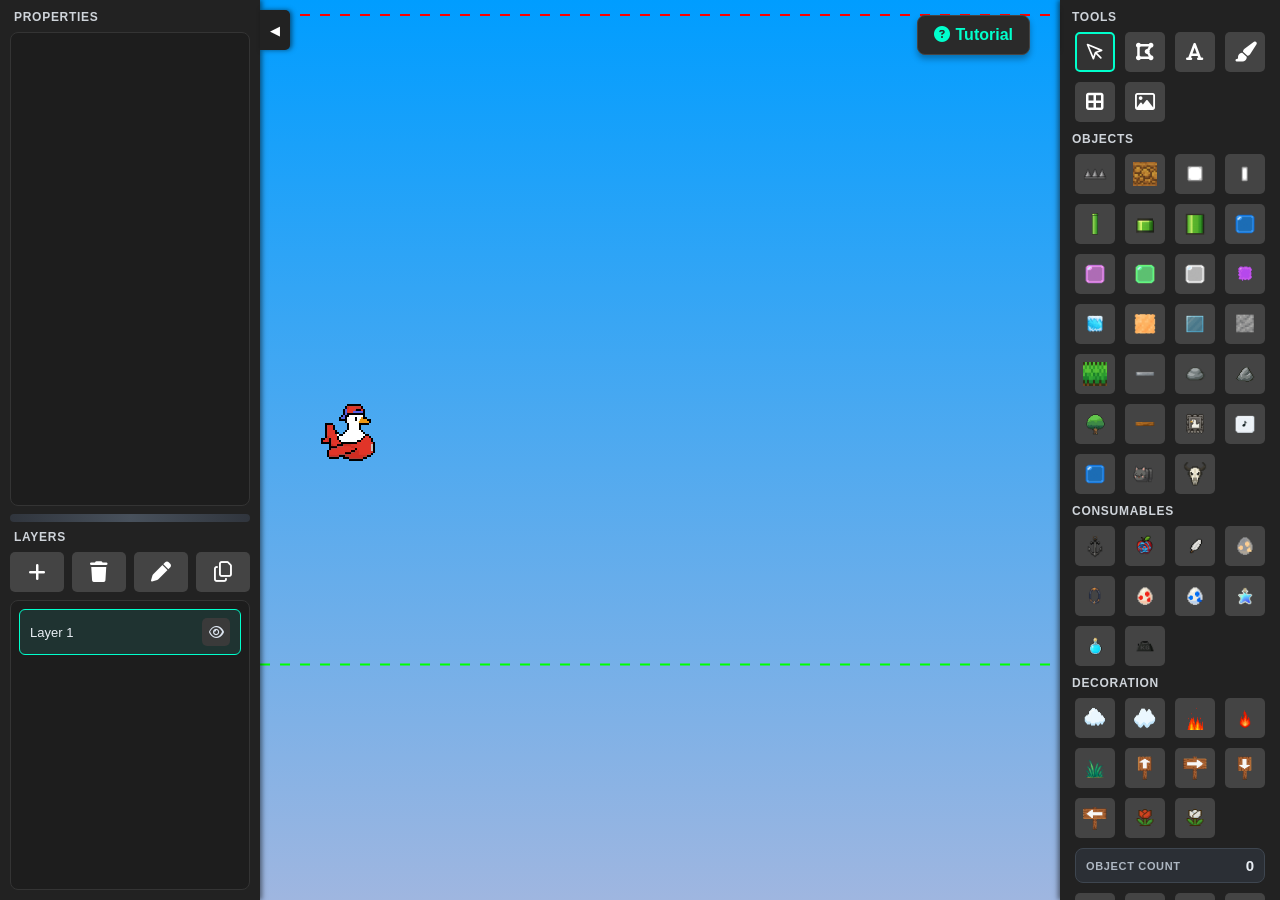
<file: index.html>
<!DOCTYPE html>
<html lang="en">
<head>
    <link rel="icon" type="image/png" href="favicon.png">
    <meta charset="UTF-8">
    <meta name="viewport" content="width=device-width, initial-scale=1.0">
    <title>TurboGoose Level Editor</title>
    <link rel="icon" href="data:,">
    <link rel="stylesheet" href="https://cdnjs.cloudflare.com/ajax/libs/font-awesome/6.5.2/css/all.min.css">
    <link rel="stylesheet" href="style.css">
</head>
<body>
    <div id="mobile-notice">
        <i class="fa-solid fa-desktop"></i>
        <h2>Mobile Not Supported</h2>
        <p>The TurboGoose Level Editor requires a mouse and keyboard to navigate the stage, place objects precisely, and use necessary keyboard shortcuts. Please open this site on a desktop or laptop device!</p>
    </div>
    <a href="tutorial.html" id="tutorial-btn" style="position: absolute; top: 15px; right: 250px; z-index: 1000; background: #2a2a2a; color: #00ffcc; padding: 10px 16px; border-radius: 8px; text-decoration: none; font-family: 'Segoe UI', Tahoma, Geneva, Verdana, sans-serif; font-weight: bold; border: 1px solid #444; box-shadow: 0 4px 6px rgba(0,0,0,0.3); transition: background 0.2s;">
        <i class="fa-solid fa-circle-question" style="margin-right: 6px;"></i>Tutorial
    </a>

    <div id="left-panel">
        <button id="toggle-left-panel">◀</button>
        <div id="left-panel-content">
            <div id="left-properties-section" class="left-split-section">
                <div class="section-title">Properties</div>
                <div class="left-section-body">
                    <div id="properties-panel" class="closed">
                        <label id="prop-color-row">Block Color:
                            <span class="prop-color-controls">
                                <input type="color" id="prop-blockColor" value="#ffffff">
                                <button type="button" id="prop-color-picker-btn" title="Pick Color From Screen or Reference"><i class="fa-solid fa-eye-dropper" aria-hidden="true"></i></button>
                            </span>
                        </label>
                        <div id="properties-fields"></div>
                        <details id="movement-details">
                            <summary>Movement</summary>
                            <div id="movement-fields"></div>
                        </details>
                    </div>
                </div>
            </div>

            <div id="left-panel-divider" title="Drag to resize sections"></div>

            <div id="left-layers-section" class="left-split-section">
                <div class="section-title">Layers</div>
                <div class="layer-toolbar">
                    <button id="layer-add-btn" class="tool-btn" title="Create Layer"><i class="fa-solid fa-plus"></i></button>
                    <button id="layer-delete-btn" class="tool-btn" title="Delete Layer"><i class="fa-solid fa-trash"></i></button>
                    <button id="layer-rename-btn" class="tool-btn" title="Rename Layer"><i class="fa-solid fa-pen"></i></button>
                    <button id="layer-duplicate-btn" class="tool-btn" title="Duplicate Layer"><i class="fa-regular fa-copy"></i></button>
                </div>
                <div class="left-section-body">
                    <div id="layers-list"></div>
                </div>
            </div>
        </div>
    </div>

    <div id="editor-container">
        <canvas id="canvas"></canvas>
    </div>
    
    <div id="right-panel">
        <button id="toggle-panel">▶</button>
        <div class="panel-content">
            <div class="sidebar-section">
                <div class="section-title">Tools</div>
                <div class="toolbar" id="tools-toolbar">
                    <button class="tool-btn active" data-tool="none" title="Select / Move / Remove"><svg viewBox="0 0 24 24" width="20" height="20" stroke="currentColor" stroke-width="2" fill="none" stroke-linecap="round" stroke-linejoin="round"><path d="M3 3l7.07 16.97 2.51-7.39 7.39-2.51L3 3z"></path><path d="M13 13l6 6"></path></svg></button>
                    <button class="tool-btn" data-tool="lasso" title="Lasso Fill Area"><i class="fa-solid fa-draw-polygon" aria-hidden="true"></i></button>
                    <button class="tool-btn" data-tool="text" title="Text Shape"><i class="fa-solid fa-font" aria-hidden="true"></i></button>
                    <button class="tool-btn" data-tool="brush" title="Brush Selection (Ctrl+Scroll to resize)"><i class="fa-solid fa-paintbrush" aria-hidden="true"></i></button>
                    <button class="tool-btn" data-tool="grid" title="Alignment Grid (Left-Click obj to set, Right-Click to clear)"><i class="fa-solid fa-border-all" aria-hidden="true"></i></button>
                    <button class="tool-btn" data-tool="imageOverlay" title="Image Overlay Layer"><i class="fa-regular fa-image" aria-hidden="true"></i></button>
                </div>
            </div>
            <div class="sidebar-section">
                <div class="section-title">Objects</div>
                <div class="toolbar" id="toolbar"></div>
            </div>
            <div class="sidebar-section">
                <div class="section-title">Consumables</div>
                <div class="toolbar" id="consumables-toolbar"></div>
            </div>
            <div class="sidebar-section">
                <div class="section-title">Decoration</div>
                <div class="toolbar" id="decoration-toolbar"></div>
            </div>
            <div style="flex-grow: 1;"></div>
            <div id="object-count-display" class="object-count-display" title="Placed objects in the level">
                <span class="object-count-label">Object Count</span>
                <span id="object-count-value" class="object-count-value">0</span>
            </div>
            <div class="bottom-tools" style="display: flex; flex-direction: row; flex-wrap: wrap; gap: 10px; justify-content: center; width: 190px;">
                <button id="undo-btn" class="tool-btn" title="Undo (Ctrl+Z)">
                    <i class="fa-solid fa-rotate-left" aria-hidden="true"></i>
                </button>
                <button id="settings-btn" class="tool-btn" title="Level Settings">
                    <svg viewBox="0 0 24 24" width="20" height="20" stroke="currentColor" stroke-width="2" fill="none" stroke-linecap="round" stroke-linejoin="round"><circle cx="12" cy="12" r="3"></circle><path d="M19.4 15a1.65 1.65 0 0 0 .33 1.82l.06.06a2 2 0 0 1 0 2.83 2 2 0 0 1-2.83 0l-.06-.06a1.65 1.65 0 0 0-1.82-.33 1.65 1.65 0 0 0-1 1.51V21a2 2 0 0 1-2 2 2 2 0 0 1-2-2v-.09A1.65 1.65 0 0 0 9 19.4a1.65 1.65 0 0 0-1.82.33l-.06.06a2 2 0 0 1-2.83 0 2 2 0 0 1 0-2.83l.06-.06a1.65 1.65 0 0 0 .33-1.82 1.65 1.65 0 0 0-1.51-1H3a2 2 0 0 1-2-2 2 2 0 0 1 2-2h.09A1.65 1.65 0 0 0 4.6 9a1.65 1.65 0 0 0-.33-1.82l-.06-.06a2 2 0 0 1 0-2.83 2 2 0 0 1 2.83 0l.06.06a1.65 1.65 0 0 0 1.82.33H9a1.65 1.65 0 0 0 1-1.51V3a2 2 0 0 1 2-2 2 2 0 0 1 2 2v.09a1.65 1.65 0 0 0 1 1.51 1.65 1.65 0 0 0 1.82-.33l.06-.06a2 2 0 0 1 2.83 0 2 2 0 0 1 0 2.83l-.06.06a1.65 1.65 0 0 0-.33 1.82V9a1.65 1.65 0 0 0 1.51 1H21a2 2 0 0 1 2 2 2 2 0 0 1-2 2h-.09a1.65 1.65 0 0 0-1.51 1z"></path></svg>
                </button>
                <button id="clear-btn" class="tool-btn" title="Clear Level">
                    <i class="fa-solid fa-trash" aria-hidden="true"></i>
                </button>
                <button id="export-btn" class="tool-btn" title="Export JSON">
                    <svg viewBox="0 0 24 24" width="20" height="20" stroke="currentColor" stroke-width="2" fill="none" stroke-linecap="round" stroke-linejoin="round"><path d="M19 21H5a2 2 0 0 1-2-2V5a2 2 0 0 1 2-2h11l5 5v11a2 2 0 0 1-2 2z"></path><polyline points="17 21 17 13 7 13 7 21"></polyline><polyline points="7 3 7 8 15 8"></polyline></svg>
                </button>
            </div>
        </div>
    </div>

    <div id="export-modal" class="hidden">
        <div class="modal-content">
            <h3>Exported JSON - Level Data</h3>
            <textarea id="json-output" readonly></textarea>
            <button id="close-modal">Close</button>
        </div>
    </div>

    <div id="settings-modal" class="hidden">
        <div class="modal-content">
            <h3>Level Settings</h3>
            <label>Scroll Speed: <input type="number" id="set-scrollSpeed" step="0.1" value="2.4"></label>
            <label>Gravity: <input type="number" id="set-gravity" step="0.1" value="0.4"></label>

            <label>Floor Enabled: <input type="checkbox" id="set-floorEnabled" checked></label>
            <label>Anti-Gravity Mode: <input type="checkbox" id="set-antigravity"></label>
            <label>Y-Tracking Camera: <input type="checkbox" id="set-yTrack"></label>
            <label>Top Gradient Color: <input type="color" id="set-gradientTop" value="#009dff"></label>
            <label>Bottom Gradient Color: <input type="color" id="set-gradientBottom" value="#c2ccff"></label>
            <button id="close-settings-modal">Save</button>
        </div>
    </div>

    <div id="image-overlay-modal" class="hidden">
        <div class="modal-content image-overlay-content">
            <h3>Create Image Overlay Layer</h3>
            <p class="image-overlay-subtitle">Drag an image here, paste an image, or click to choose a file.</p>
            <div id="image-overlay-dropzone" tabindex="0" role="button" aria-label="Upload image overlay">
                <i class="fa-regular fa-image" aria-hidden="true"></i>
                <span>Drop image, paste, or click to browse</span>
            </div>
            <input type="file" id="image-overlay-file-input" accept="image/*" hidden>
            <div class="image-overlay-actions">
                <button id="image-overlay-cancel-btn">Cancel</button>
            </div>
        </div>
    </div>

    <div id="layer-context-menu" class="layer-context-menu hidden" role="menu" aria-label="Layer options">
        <button type="button" data-action="duplicate">Duplicate</button>
        <button type="button" data-action="rename">Rename</button>
        <button type="button" data-action="delete">Delete</button>
        <button type="button" data-action="convert" class="convert-only">Convert To Blocks</button>
    </div>

    <div id="overlay-convert-panel" class="overlay-convert-panel hidden" aria-live="polite">
        <div class="overlay-convert-title">Convert Reference Image To Blocks</div>
        <div class="overlay-convert-row">
            <label for="overlay-convert-resolution">Resolution</label>
            <input type="range" id="overlay-convert-resolution" min="12" max="140" step="1" value="52">
            <span id="overlay-convert-resolution-value">52</span>
        </div>
        <div class="overlay-convert-row meta-row">
            <span id="overlay-convert-count">Estimated blocks: 0</span>
            <span id="overlay-convert-status"></span>
        </div>
        <div class="overlay-convert-actions">
            <button id="overlay-convert-cancel" type="button">Cancel</button>
            <button id="overlay-convert-apply" type="button">Convert</button>
        </div>
    </div>

    <script src="script.js"></script>
</body>
</html>
</file>
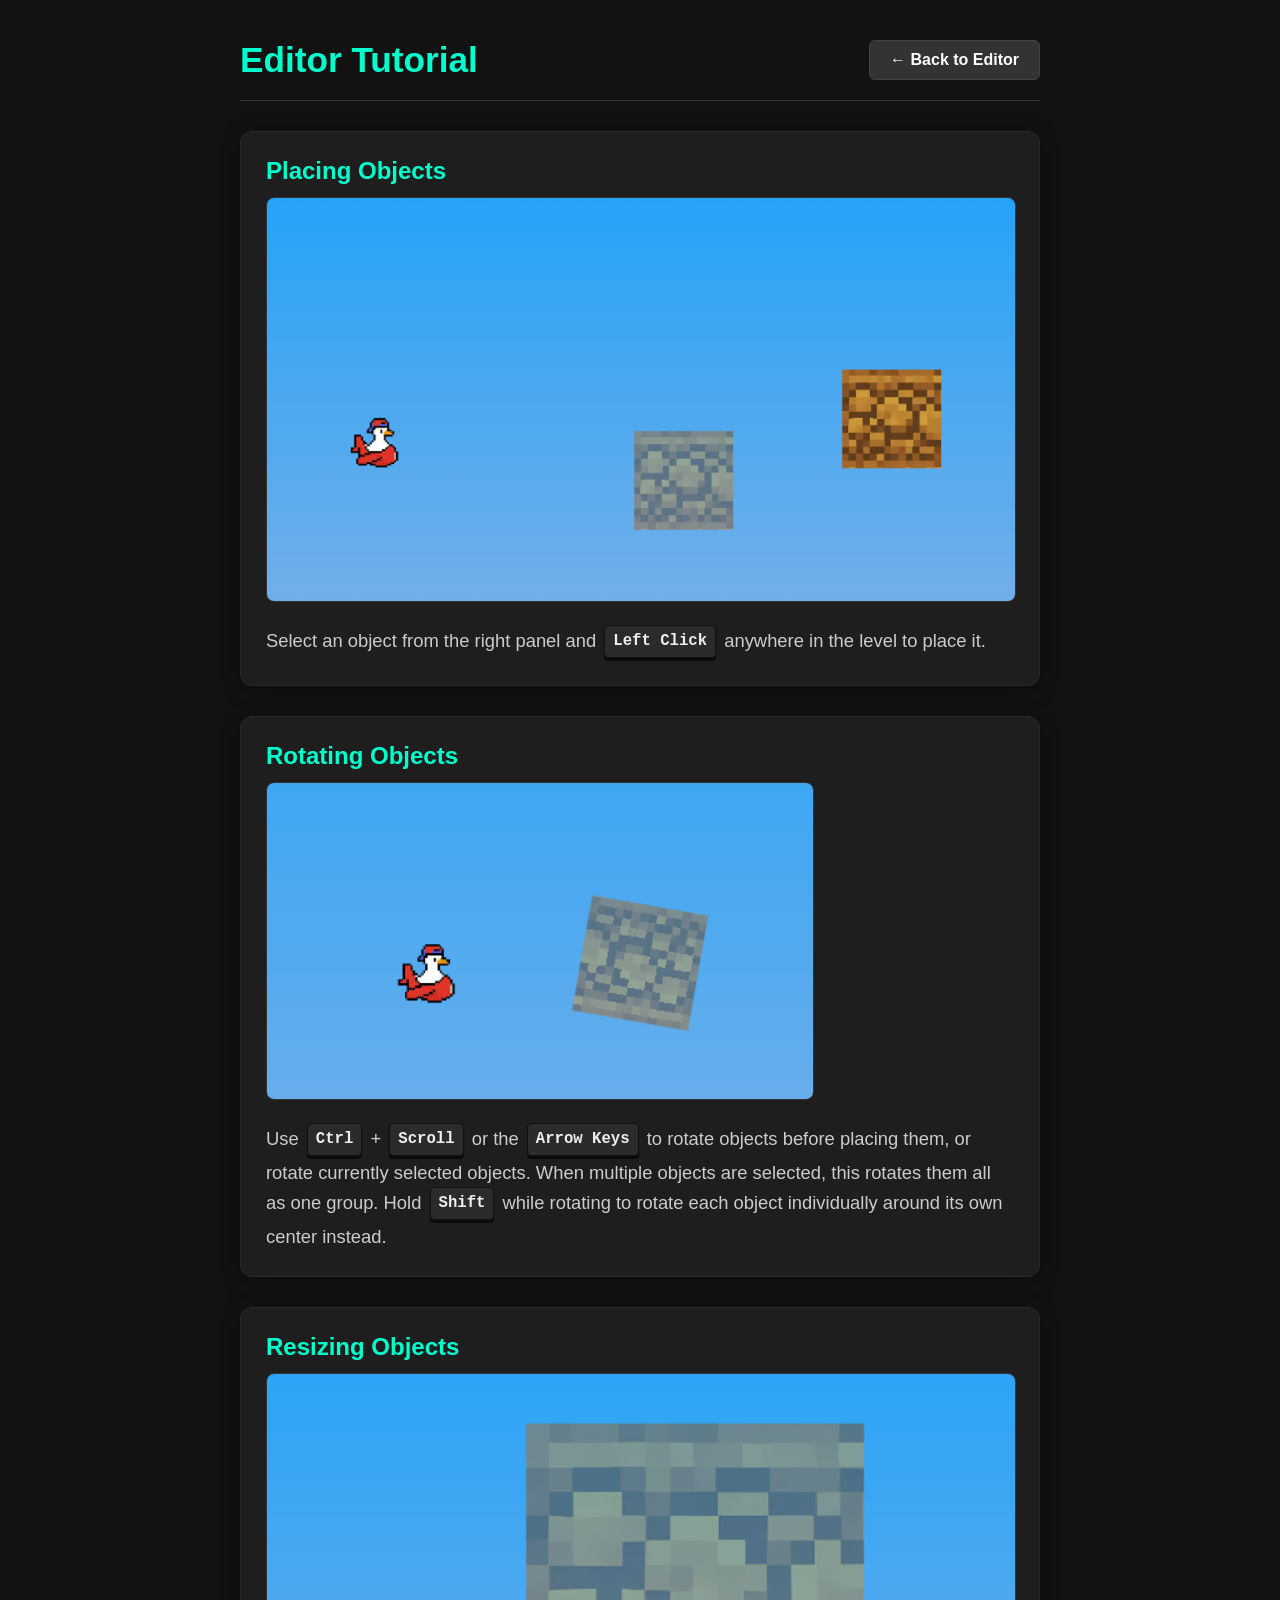
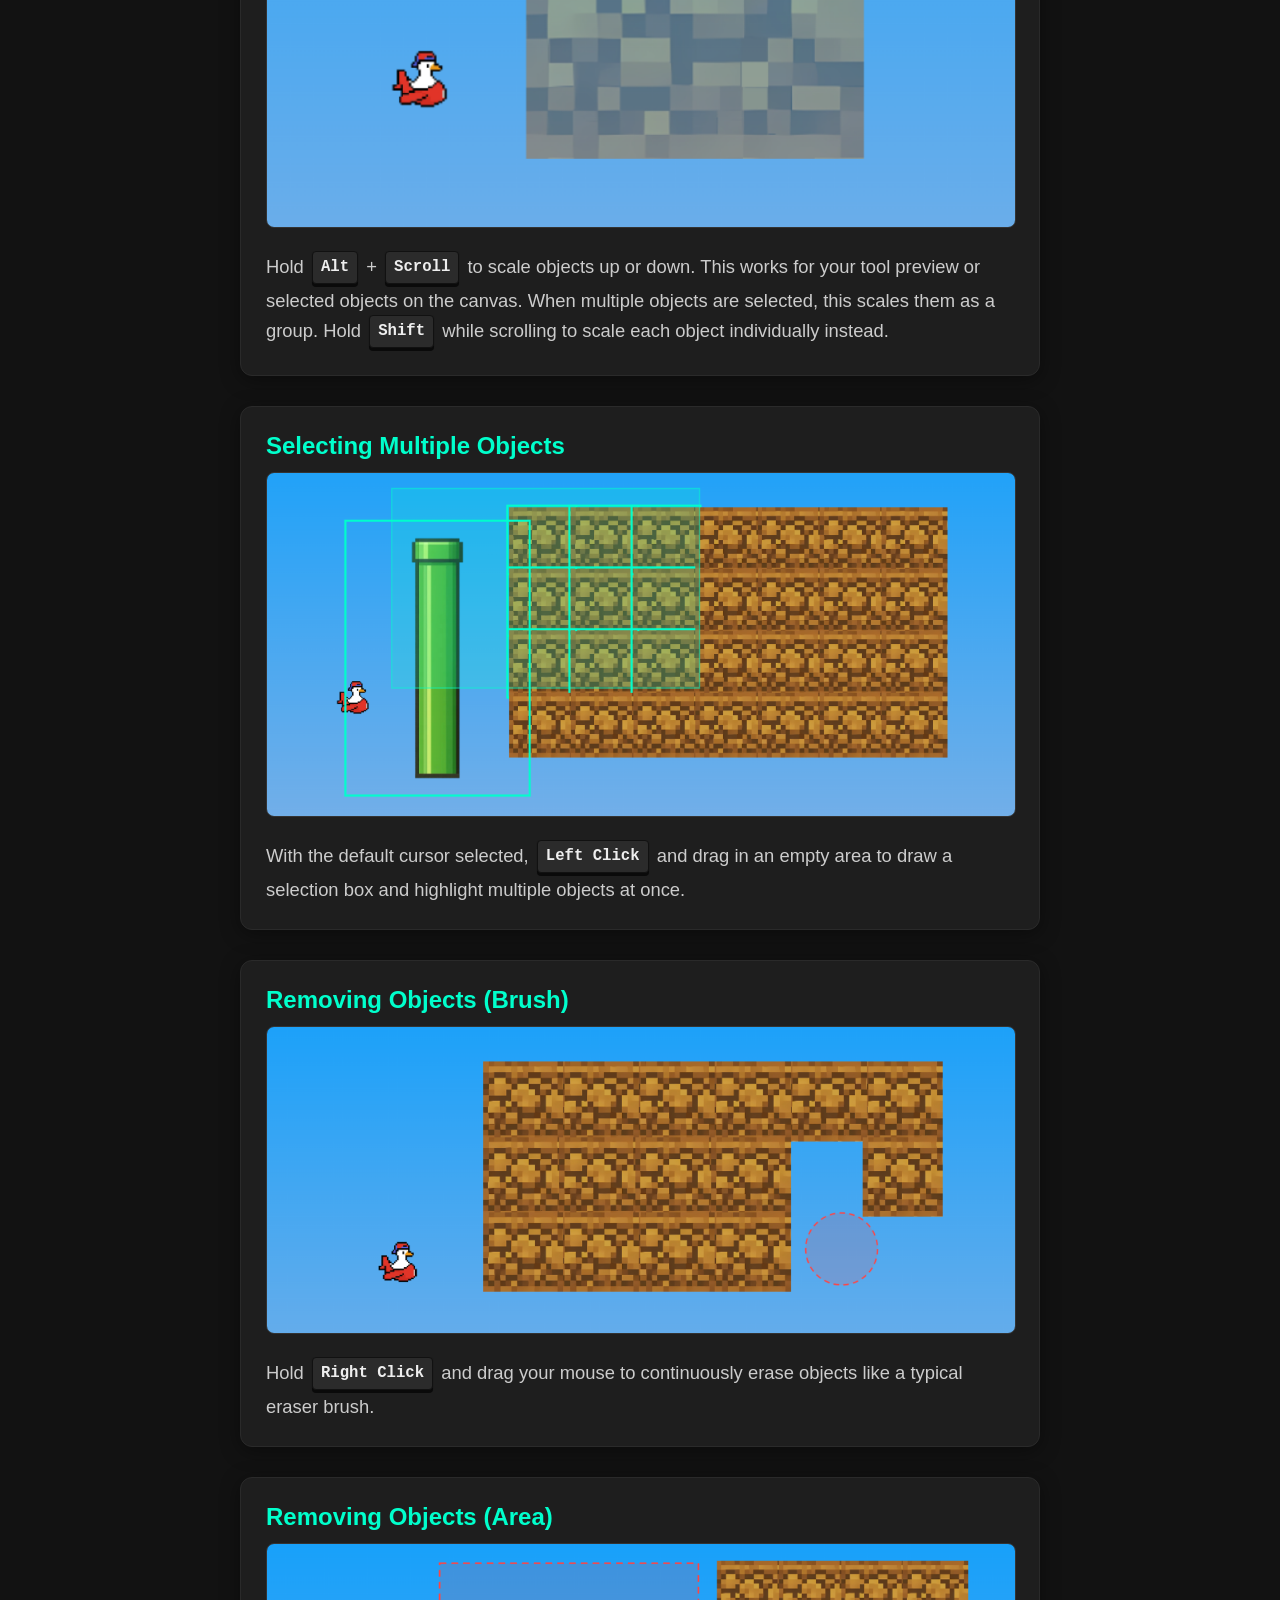
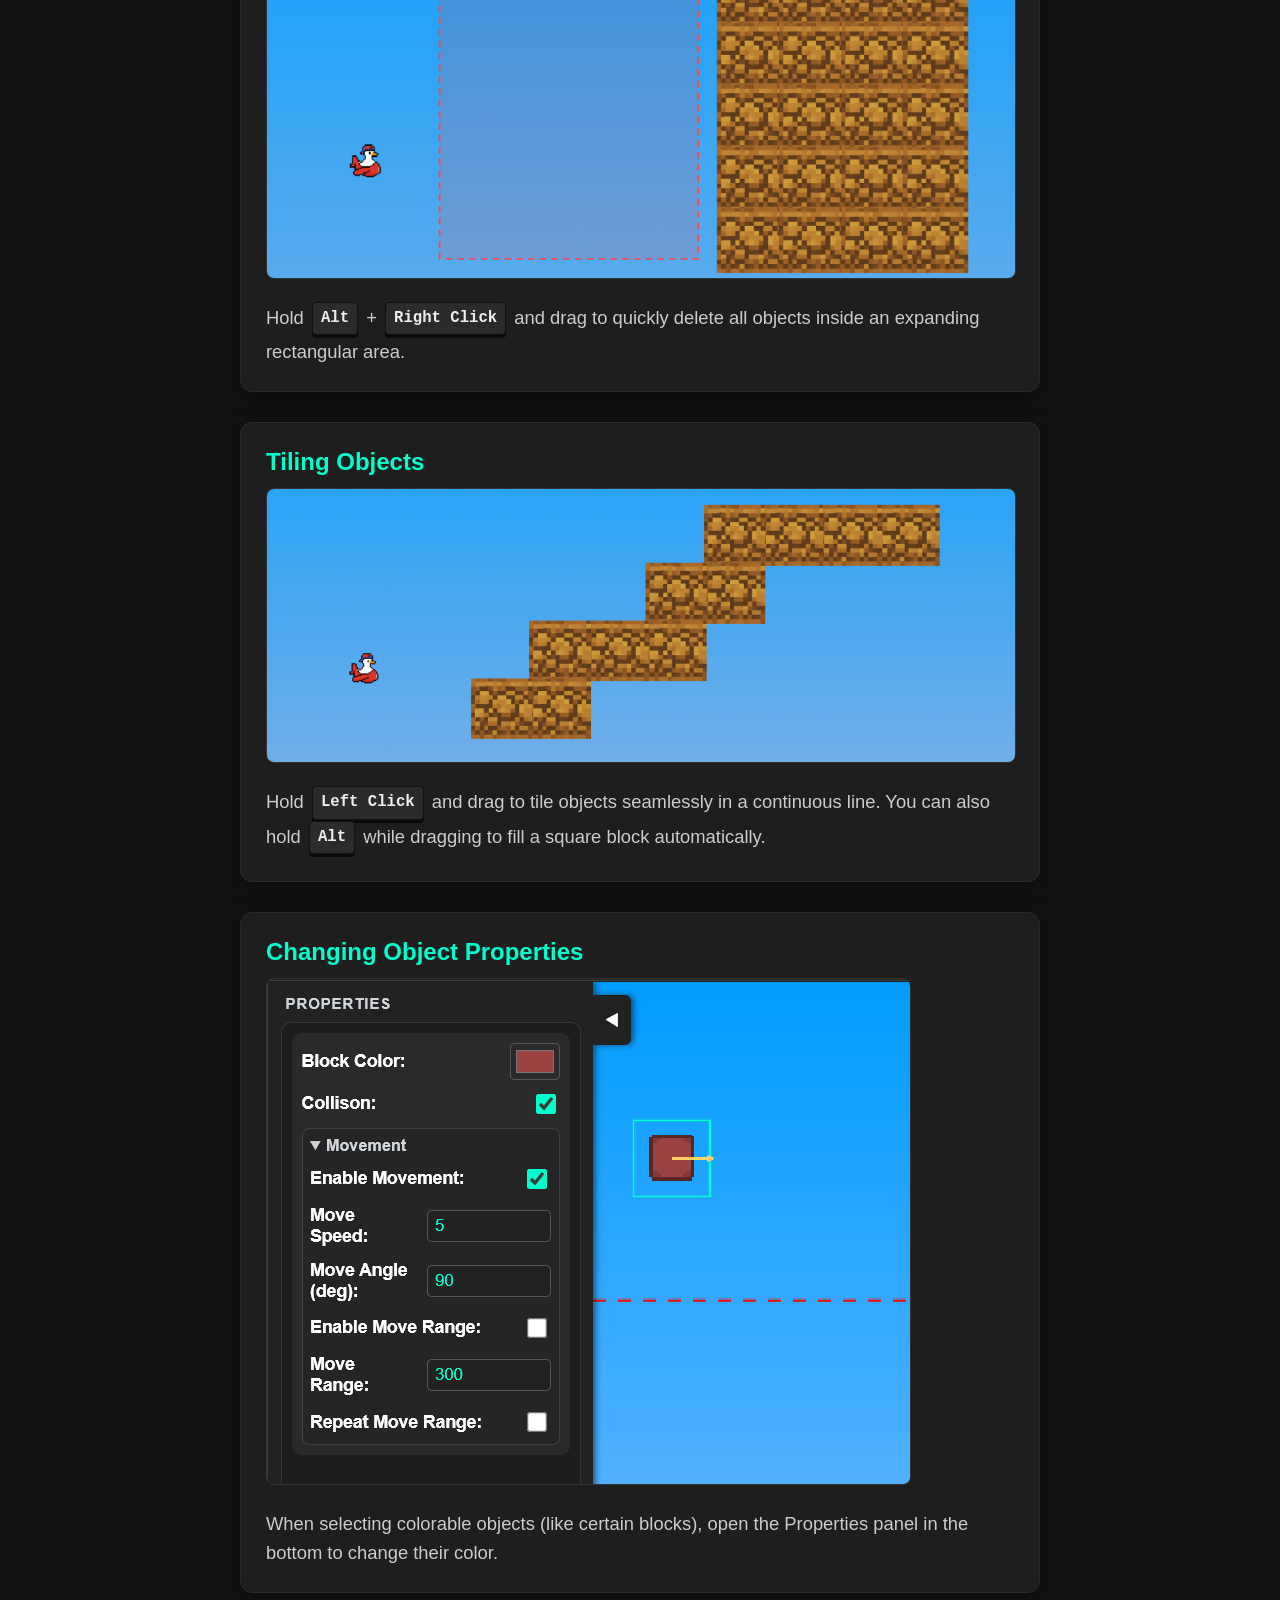
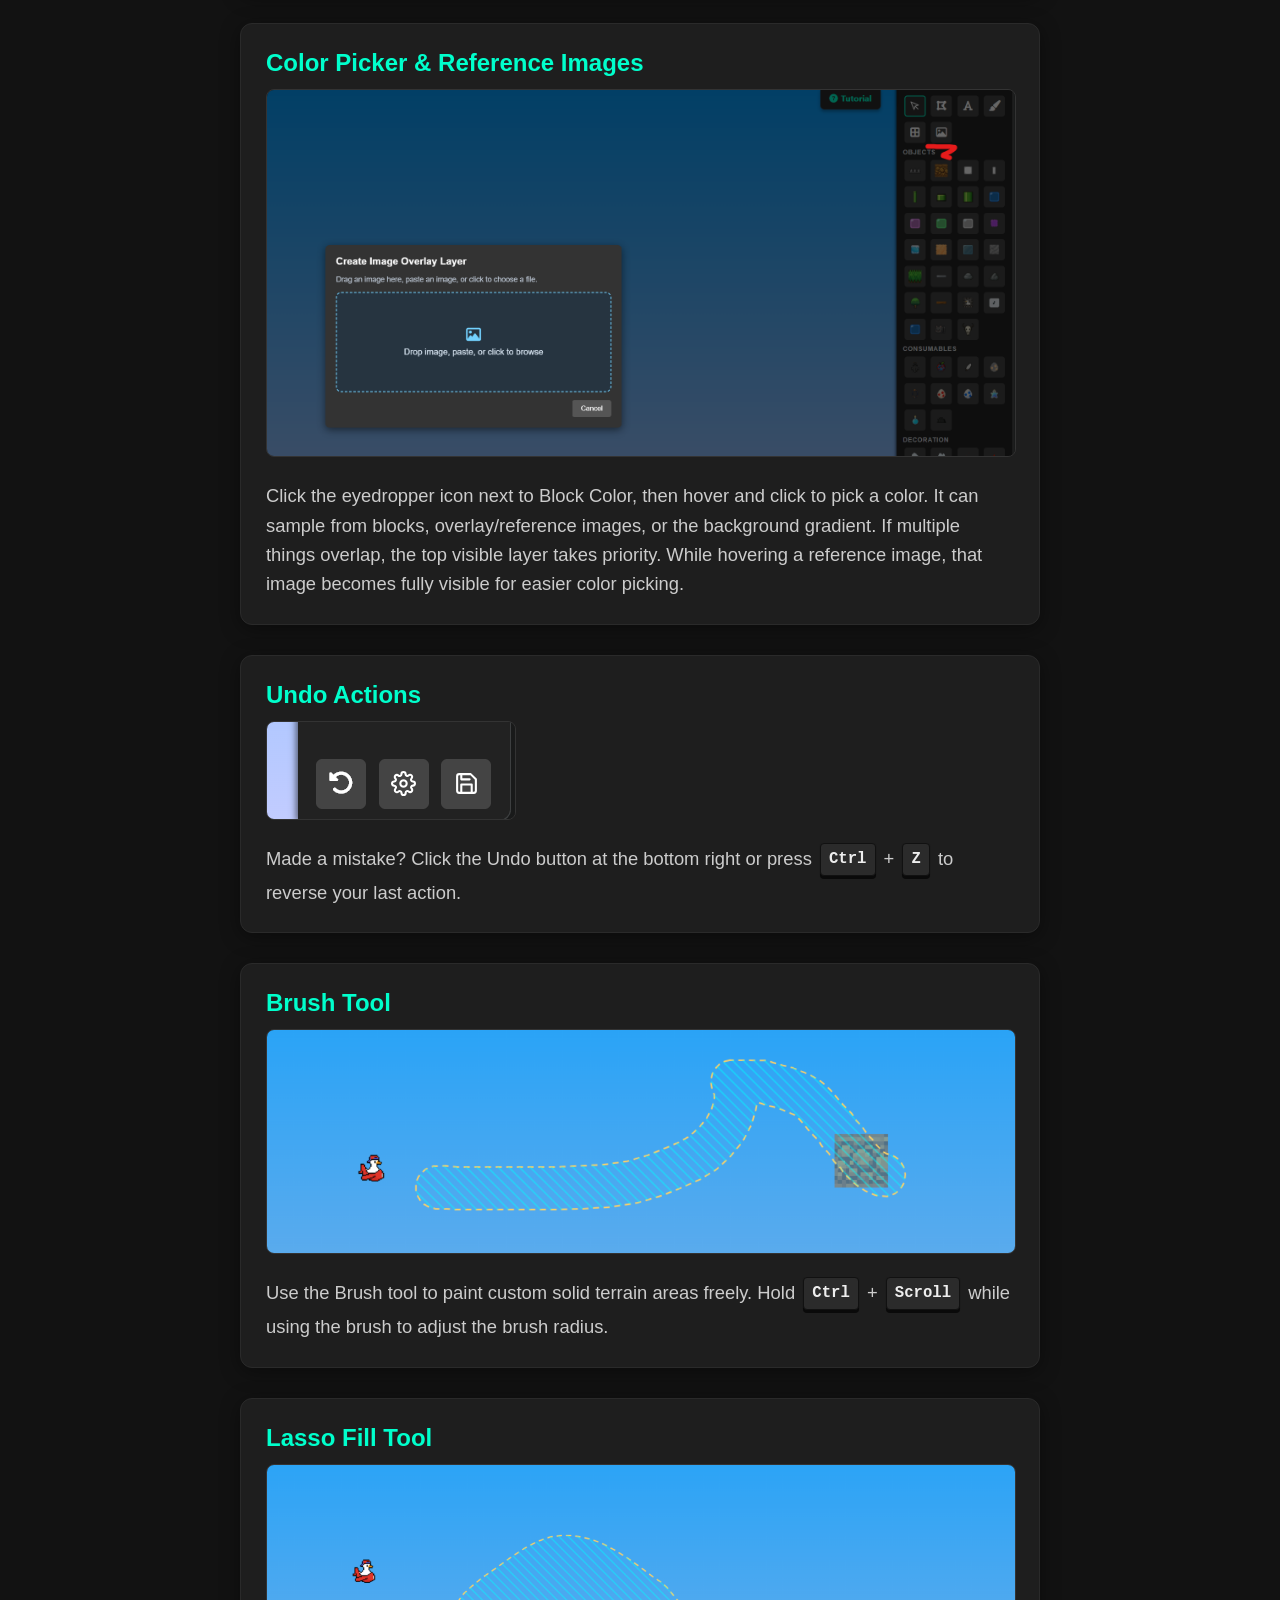
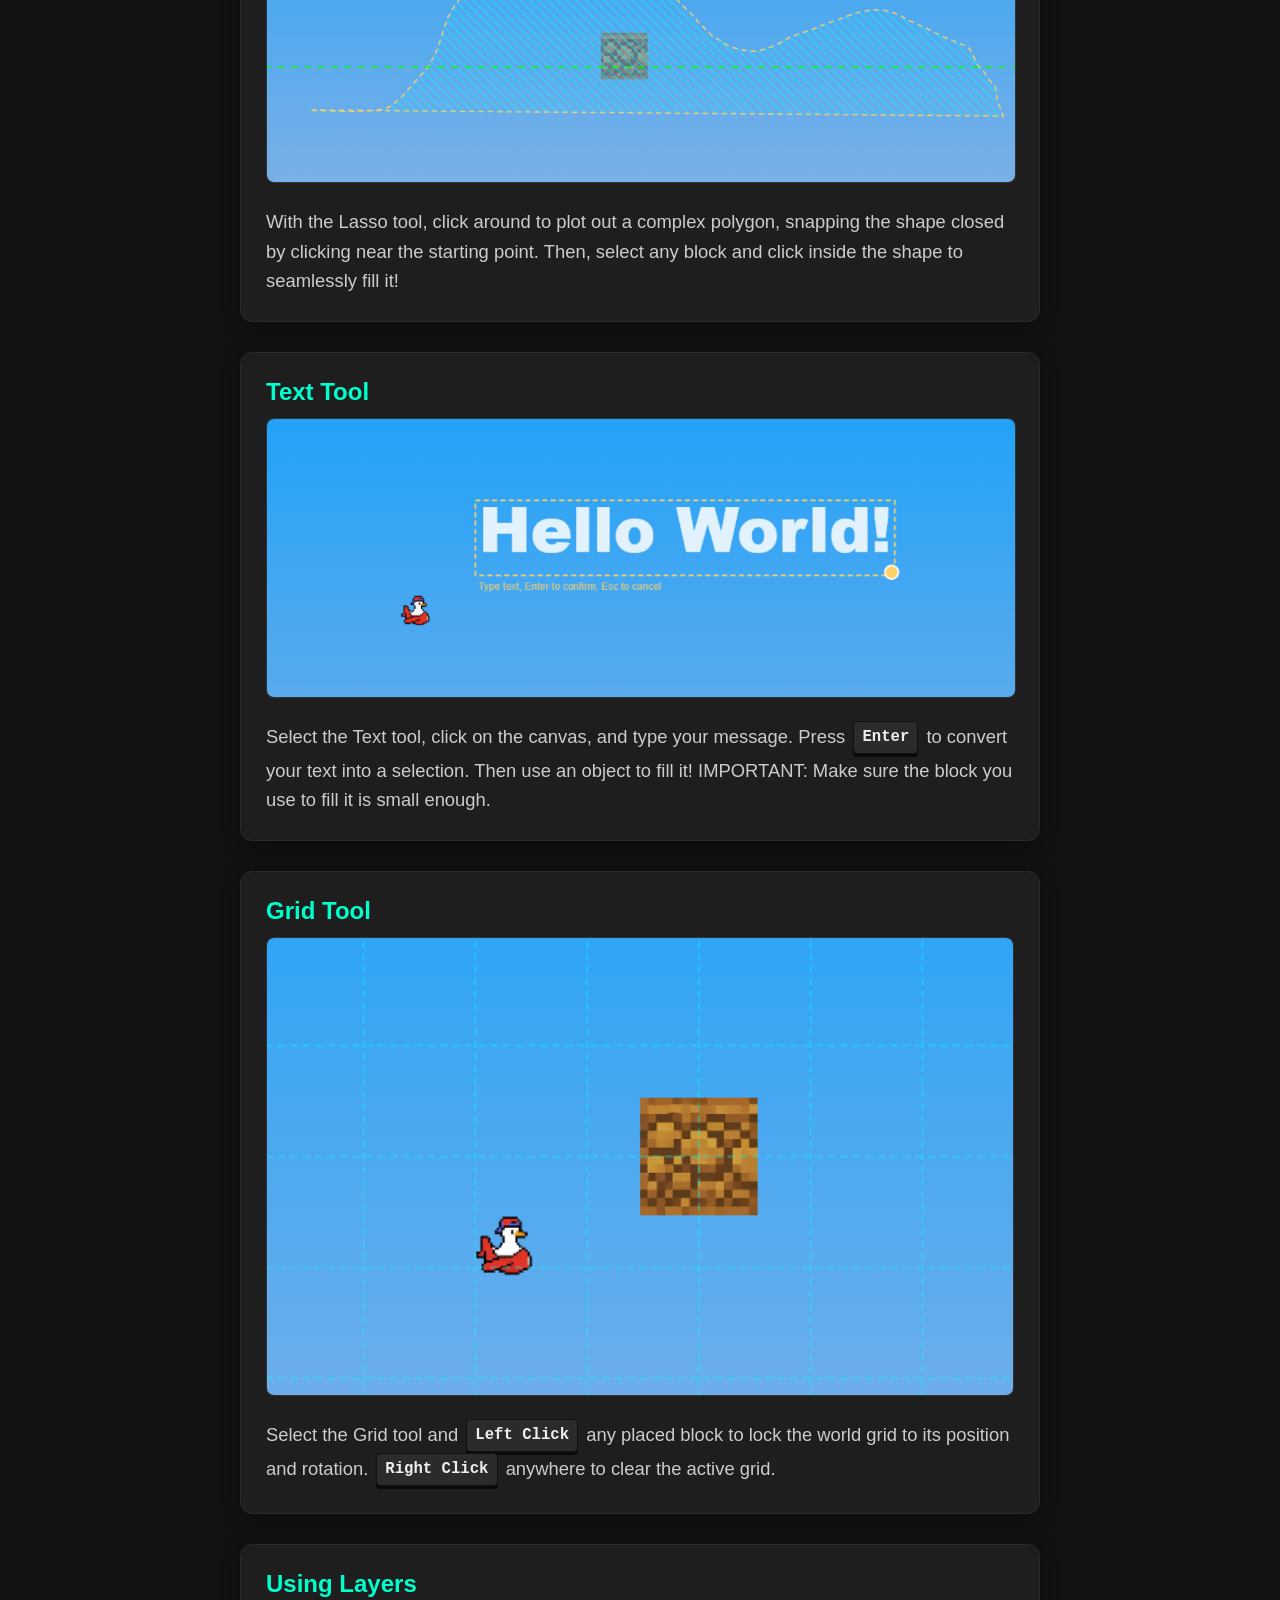
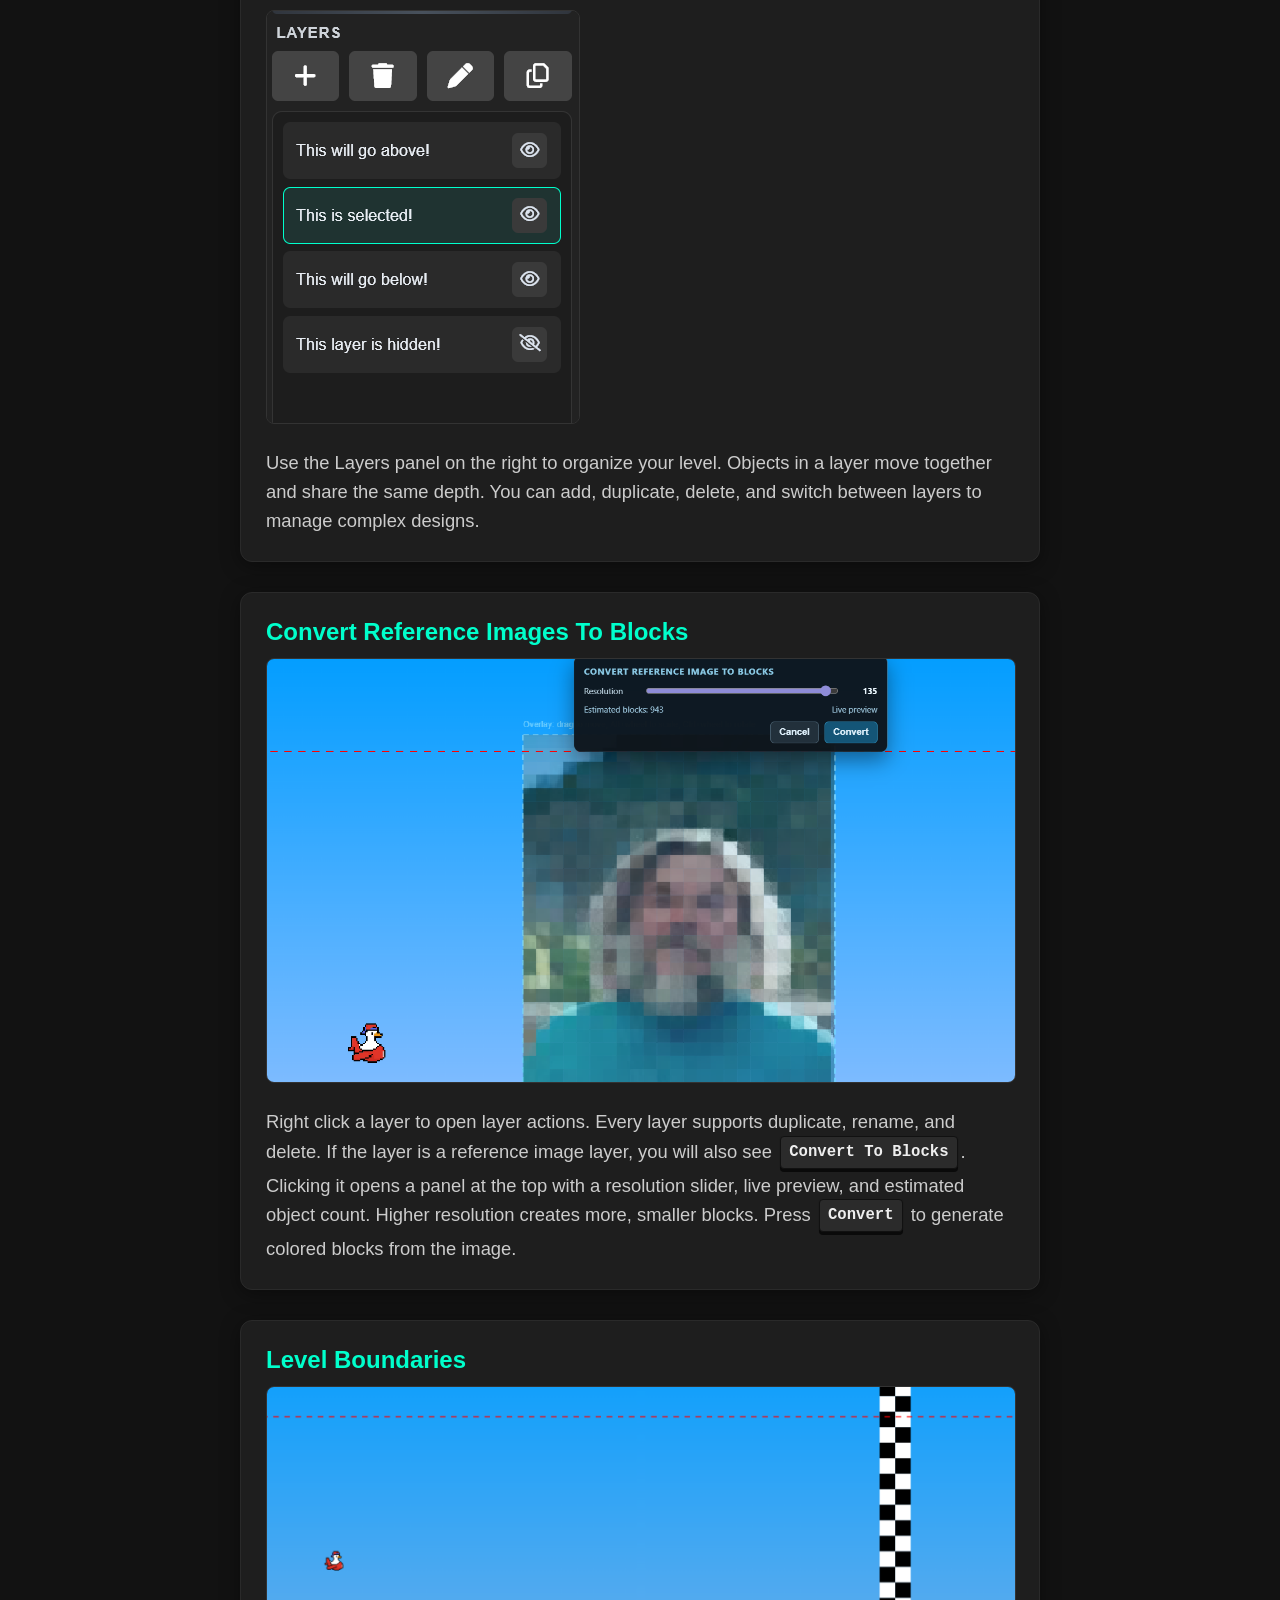
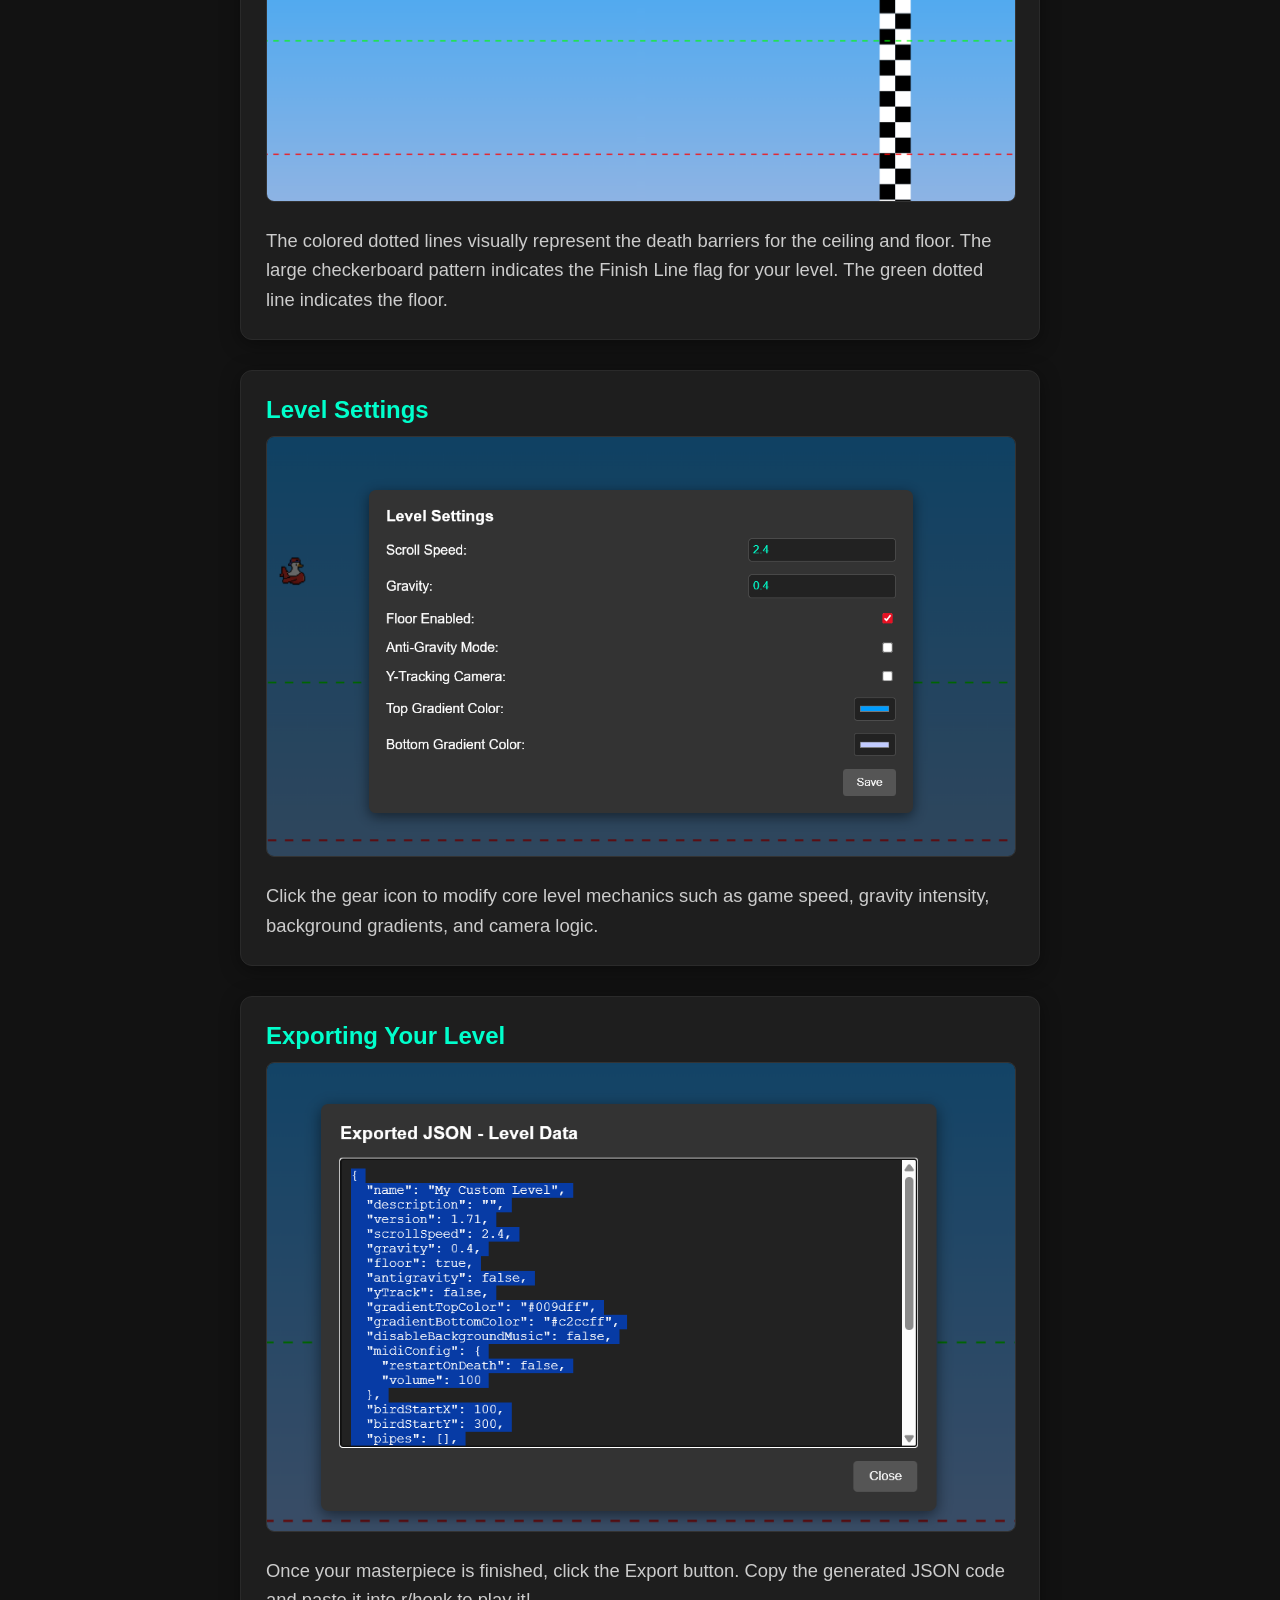
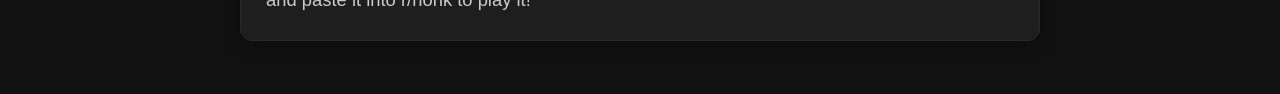
<file: tutorial.html>
<!DOCTYPE html>
<html lang="en">
<head>
    <link rel="icon" type="image/png" href="favicon.png">
    <meta charset="UTF-8">
    <meta name="viewport" content="width=device-width, initial-scale=1.0">
    <title>Tutorial - TurboGoose Level Editor</title>
    <style>
        body {
            background-color: #121212;
            color: #f1f1f1;
            font-family: 'Segoe UI', Tahoma, Geneva, Verdana, sans-serif;
            margin: 0;
            padding: 40px;
            display: flex;
            justify-content: center;
        }
        .container {
            max-width: 800px;
            width: 100%;
        }
        .header {
            display: flex;
            justify-content: space-between;
            align-items: center;
            margin-bottom: 30px;
            border-bottom: 1px solid #333;
            padding-bottom: 20px;
        }
        .header h1 {
            margin: 0;
            font-size: 2.2em;
            color: #00ffcc;
        }
        .back-btn {
            background: #333;
            color: #fff;
            text-decoration: none;
            padding: 10px 20px;
            border-radius: 6px;
            font-weight: bold;
            transition: background 0.2s;
            border: 1px solid #444;
        }
        .back-btn:hover {
            background: #444;
        }
        .step {
            background: #1e1e1e;
            border-radius: 12px;
            padding: 25px;
            margin-bottom: 30px;
            box-shadow: 0 4px 20px rgba(0, 0, 0, 0.4);
            border: 1px solid #2a2a2a;
        }
        .step img {
            max-width: 100%;
            height: auto;
            border-radius: 8px;
            margin-bottom: 20px;
            border: 1px solid #333;
            background: #000;
        }
        .step h2 {
            margin-top: 0;
            margin-bottom: 12px;
            color: #00ffcc;
            font-size: 1.5em;
        }
        .step p {
            font-size: 1.15em;
            line-height: 1.6;
            margin: 0;
            color: #ccc;
        }
        kbd {
            background-color: #2b2b2b;
            border: 1px solid #111;
            border-radius: 4px;
            box-shadow: 0 3px 0 #0a0a0a, 0 1px 1px rgba(0,0,0,0.5);
            color: #eee;
            display: inline-block;
            font-family: 'Consolas', monospace;
            font-size: 0.85em;
            padding: 3px 8px;
            margin: 0 3px;
            font-weight: bold;
            transform: translateY(-2px);
        }
    </style>
</head>
<body>
    <div class="container">
        <div class="header">
            <h1>Editor Tutorial</h1>
            <a href="index.html" class="back-btn">← Back to Editor</a>
        </div>

        <div class="step">
            <h2>Placing Objects</h2>
            <img src="tutorial-assets/placing-objects.png" alt="Placing Objects">
            <p>Select an object from the right panel and <kbd>Left Click</kbd> anywhere in the level to place it.</p>
        </div>

        <div class="step">
            <h2>Rotating Objects</h2>
            <img src="tutorial-assets/rotate-object.png" alt="Rotating Objects">
            <p>Use <kbd>Ctrl</kbd> + <kbd>Scroll</kbd> or the <kbd>Arrow Keys</kbd> to rotate objects before placing them, or rotate currently selected objects. When multiple objects are selected, this rotates them all as one group. Hold <kbd>Shift</kbd> while rotating to rotate each object individually around its own center instead.</p>
        </div>

        <div class="step">
            <h2>Resizing Objects</h2>
            <img src="tutorial-assets/resize-objects.png" alt="Resizing Objects">
            <p>Hold <kbd>Alt</kbd> + <kbd>Scroll</kbd> to scale objects up or down. This works for your tool preview or selected objects on the canvas. When multiple objects are selected, this scales them as a group. Hold <kbd>Shift</kbd> while scrolling to scale each object individually instead.</p>
        </div>

        <div class="step">
            <h2>Selecting Multiple Objects</h2>
            <img src="tutorial-assets/selecting-multiple-objects.png" alt="Selecting Multiple Objects">
            <p>With the default cursor selected, <kbd>Left Click</kbd> and drag in an empty area to draw a selection box and highlight multiple objects at once.</p>
        </div>

        <div class="step">
            <h2>Removing Objects (Brush)</h2>
            <img src="tutorial-assets/removing-objects-without-alt.png" alt="Removing Objects with Brush">
            <p>Hold <kbd>Right Click</kbd> and drag your mouse to continuously erase objects like a typical eraser brush.</p>
        </div>

        <div class="step">
            <h2>Removing Objects (Area)</h2>
            <img src="tutorial-assets/removing-objects-with-alt.png" alt="Removing Objects in a Square">
            <p>Hold <kbd>Alt</kbd> + <kbd>Right Click</kbd> and drag to quickly delete all objects inside an expanding rectangular area.</p>
        </div>

        <div class="step">
            <h2>Tiling Objects</h2>
            <img src="tutorial-assets/tile-placing.png" alt="Tiling Objects">
            <p>Hold <kbd>Left Click</kbd> and drag to tile objects seamlessly in a continuous line. You can also hold <kbd>Alt</kbd> while dragging to fill a square block automatically.</p>
        </div>

        <div class="step">
            <h2>Changing Object Properties</h2>
            <img src="tutorial-assets/changing-object-properites.png" alt="Changing Object Properties">
            <p>When selecting colorable objects (like certain blocks), open the Properties panel in the bottom to change their color.</p>
        </div>

        <div class="step">
            <h2>Color Picker & Reference Images</h2>
            <img src="tutorial-assets/using-image-reference-tool.png" alt="Using the Color Picker and Reference Images">
            <p>Click the eyedropper icon next to Block Color, then hover and click to pick a color. It can sample from blocks, overlay/reference images, or the background gradient. If multiple things overlap, the top visible layer takes priority. While hovering a reference image, that image becomes fully visible for easier color picking.</p>
        </div>

        <div class="step">
            <h2>Undo Actions</h2>
            <img src="tutorial-assets/undo.png" alt="Undo Actions">
            <p>Made a mistake? Click the Undo button at the bottom right or press <kbd>Ctrl</kbd> + <kbd>Z</kbd> to reverse your last action.</p>
        </div>

        <div class="step">
            <h2>Brush Tool</h2>
            <img src="tutorial-assets/brush-tool.png" alt="Brush Tool">
            <p>Use the Brush tool to paint custom solid terrain areas freely. Hold <kbd>Ctrl</kbd> + <kbd>Scroll</kbd> while using the brush to adjust the brush radius.</p>
        </div>

        <div class="step">
            <h2>Lasso Fill Tool</h2>
            <img src="tutorial-assets/lasso-tool.png" alt="Lasso Tool">
            <p>With the Lasso tool, click around to plot out a complex polygon, snapping the shape closed by clicking near the starting point. Then, select any block and click inside the shape to seamlessly fill it!</p>
        </div>

        <div class="step">
            <h2>Text Tool</h2>
            <img src="tutorial-assets/text-tool.png" alt="Text Tool">
            <p>Select the Text tool, click on the canvas, and type your message. Press <kbd>Enter</kbd> to convert your text into a selection. Then use an object to fill it! IMPORTANT: Make sure the block you use to fill it is small enough.</p>
        </div>

        <div class="step">
            <h2>Grid Tool</h2>
            <img src="tutorial-assets/using-grid-tool.png" alt="Grid Tool">
            <p>Select the Grid tool and <kbd>Left Click</kbd> any placed block to lock the world grid to its position and rotation. <kbd>Right Click</kbd> anywhere to clear the active grid.</p>
        </div>

        <div class="step">
            <h2>Using Layers</h2>
            <img src="tutorial-assets/use-layers.png" alt="Using Layers">
            <p>Use the Layers panel on the right to organize your level. Objects in a layer move together and share the same depth. You can add, duplicate, delete, and switch between layers to manage complex designs.</p>
        </div>

        <div class="step">
            <h2>Convert Reference Images To Blocks</h2>
            <img src="tutorial-assets/image-to-blocks.png" alt="Converting Reference Images To Blocks">
            <p>Right click a layer to open layer actions. Every layer supports duplicate, rename, and delete. If the layer is a reference image layer, you will also see <kbd>Convert To Blocks</kbd>. Clicking it opens a panel at the top with a resolution slider, live preview, and estimated object count. Higher resolution creates more, smaller blocks. Press <kbd>Convert</kbd> to generate colored blocks from the image.</p>
        </div>

        <div class="step">
            <h2>Level Boundaries</h2>
            <img src="tutorial-assets/colored-lines-and-finish-line.png" alt="Level Boundaries">
            <p>The colored dotted lines visually represent the death barriers for the ceiling and floor. The large checkerboard pattern indicates the Finish Line flag for your level. The green dotted line indicates the floor.</p>
        </div>

        <div class="step">
            <h2>Level Settings</h2>
            <img src="tutorial-assets/settings.png" alt="Settings">
            <p>Click the gear icon to modify core level mechanics such as game speed, gravity intensity, background gradients, and camera logic.</p>
        </div>

        <div class="step">
            <h2>Exporting Your Level</h2>
            <img src="tutorial-assets/exported-json.png" alt="Export JSON">
            <p>Once your masterpiece is finished, click the Export button. Copy the generated JSON code and paste it into r/honk to play it!</p>
        </div>

    </div>
</body>
</html>
</file>
<file: style.css>
body, html {
    margin: 0;
    padding: 0;
    width: 100%;
    height: 100%;
    overflow: hidden;
    font-family: sans-serif;
}

#editor-container {
    width: 100%;
    height: 100%;
    /* Gradient from dark blue up high to light blue down low */
    background: linear-gradient(to bottom, #009dff, #9fb6e0);
}

#left-panel {
    position: absolute;
    top: 0;
    left: 0;
    height: 100%;
    width: 260px;
    background: #222;
    transition: transform 0.3s;
    display: flex;
    flex-direction: column;
    box-shadow: 2px 0 5px rgba(0,0,0,0.5);
    z-index: 20;
}

#left-panel.closed {
    transform: translateX(-100%);
}

#toggle-left-panel {
    position: absolute;
    right: -30px;
    top: 10px;
    width: 30px;
    height: 40px;
    background: #222;
    color: white;
    border: none;
    cursor: pointer;
    border-radius: 0 5px 5px 0;
    box-shadow: 2px 0 5px rgba(0,0,0,0.5);
    display: flex;
    align-items: center;
    justify-content: center;
}

#left-panel-content {
    display: flex;
    flex-direction: column;
    height: 100%;
    min-height: 100%;
    box-sizing: border-box;
    padding: 10px;
    gap: 0;
}

.left-split-section {
    display: flex;
    flex-direction: column;
    min-height: 80px;
    overflow: hidden;
}

#left-properties-section {
    flex: 1 1 58%;
}

#left-layers-section {
    flex: 1 1 42%;
}

#left-panel-divider {
    height: 8px;
    margin: 8px 0;
    border-radius: 6px;
    background: linear-gradient(to right, #30353d, #48515c, #30353d);
    cursor: row-resize;
    flex: 0 0 auto;
}

.left-section-body {
    flex: 1 1 auto;
    overflow-y: auto;
    overflow-x: hidden;
    background: #1d1d1d;
    border: 1px solid #343434;
    border-radius: 8px;
    padding: 8px;
}

.layer-toolbar {
    display: grid;
    grid-template-columns: repeat(4, 1fr);
    gap: 8px;
    margin-bottom: 8px;
}

.layer-toolbar .tool-btn {
    width: 100%;
}

#layers-list {
    display: flex;
    flex-direction: column;
    gap: 6px;
}

.layer-row {
    display: flex;
    align-items: center;
    justify-content: space-between;
    gap: 8px;
    padding: 8px 10px;
    border-radius: 6px;
    background: #2a2a2a;
    border: 1px solid transparent;
    color: #e9eef4;
    cursor: pointer;
}

.layer-row.active {
    border-color: #00ffcc;
    background: #1f3331;
}

.layer-row.dragging {
    opacity: 0.55;
}

.layer-row.drop-before {
    box-shadow: inset 0 2px 0 #00ffcc;
}

.layer-row.drop-after {
    box-shadow: inset 0 -2px 0 #00ffcc;
}

.layer-name {
    font-size: 13px;
    overflow: hidden;
    white-space: nowrap;
    text-overflow: ellipsis;
}

.layer-main {
    display: flex;
    align-items: center;
    gap: 8px;
    min-width: 0;
    flex: 1 1 auto;
}

.layer-overlay-badge {
    display: inline-flex;
    align-items: center;
    justify-content: center;
    width: 20px;
    height: 20px;
    border-radius: 50%;
    background: rgba(115, 210, 255, 0.2);
    color: #73d2ff;
    border: 1px solid rgba(115, 210, 255, 0.8);
    flex: 0 0 auto;
    font-size: 11px;
}

.layer-name-input {
    flex: 1 1 auto;
    min-width: 0;
    background: #1a1a1a;
    color: #e9eef4;
    border: 1px solid #00ffcc;
    border-radius: 4px;
    padding: 4px 6px;
    font-size: 13px;
}

.layer-hide-btn {
    border: none;
    background: #3a3a3a;
    color: #dce4ef;
    width: 28px;
    height: 28px;
    border-radius: 5px;
    cursor: pointer;
}

.layer-hide-btn:hover {
    background: #505050;
}

.layer-context-menu {
    position: fixed;
    z-index: 100100;
    min-width: 180px;
    background: rgba(18, 24, 30, 0.97);
    border: 1px solid rgba(130, 221, 255, 0.38);
    border-radius: 8px;
    box-shadow: 0 12px 26px rgba(0, 0, 0, 0.44);
    padding: 6px;
    display: flex;
    flex-direction: column;
    gap: 4px;
}

.layer-context-menu button {
    border: none;
    background: transparent;
    color: #d9e9f4;
    border-radius: 6px;
    padding: 8px 10px;
    text-align: left;
    cursor: pointer;
    font-size: 13px;
}

.layer-context-menu button:hover {
    background: rgba(116, 206, 255, 0.2);
}

.layer-context-menu button.convert-only {
    border-top: 1px solid rgba(255, 255, 255, 0.14);
    margin-top: 4px;
    padding-top: 9px;
}

.overlay-convert-panel {
    position: fixed;
    left: 50%;
    top: 14px;
    transform: translateX(-50%);
    z-index: 100090;
    min-width: 420px;
    max-width: min(86vw, 620px);
    background: rgba(14, 20, 26, 0.96);
    border: 1px solid rgba(115, 210, 255, 0.48);
    border-radius: 10px;
    box-shadow: 0 12px 30px rgba(0, 0, 0, 0.42);
    padding: 12px 14px;
    color: #dbe9f4;
    font-family: 'Segoe UI', Tahoma, sans-serif;
}

.overlay-convert-title {
    font-size: 13px;
    text-transform: uppercase;
    letter-spacing: 0.05em;
    color: #8ccce8;
    margin-bottom: 10px;
    font-weight: 700;
}

.overlay-convert-row {
    display: flex;
    align-items: center;
    gap: 10px;
    margin-bottom: 9px;
}

.overlay-convert-row label {
    min-width: 76px;
    font-size: 12px;
    color: #bfd5e3;
}

#overlay-convert-resolution {
    flex: 1;
}

#overlay-convert-resolution-value {
    min-width: 44px;
    text-align: right;
    font-size: 12px;
    color: #ecf8ff;
    font-weight: 700;
}

.overlay-convert-row.meta-row {
    justify-content: space-between;
    color: #9ec7de;
    font-size: 12px;
}

.overlay-convert-actions {
    display: flex;
    justify-content: flex-end;
    gap: 8px;
}

.overlay-convert-actions button {
    border: 1px solid #4f6778;
    background: #22303b;
    color: #def0fb;
    border-radius: 6px;
    padding: 7px 12px;
    cursor: pointer;
    font-weight: 600;
}

.overlay-convert-actions button:hover {
    background: #2f4250;
}

#overlay-convert-apply {
    border-color: #2f8cb8;
    background: #145577;
}

#overlay-convert-apply:hover {
    background: #1b6791;
}

canvas {
    display: block;
    image-rendering: pixelated;
    image-rendering: crisp-edges;
}

#right-panel {
    position: absolute;
    top: 0;
    right: 0;
    height: 100%;
    width: 220px;
    background: #222;
    transition: transform 0.3s;
    display: flex;
    flex-direction: column;
    box-shadow: -2px 0 5px rgba(0,0,0,0.5);
    overflow-y: auto;
}

#right-panel.closed {
    transform: translateX(100%);
}

#toggle-panel {
    position: absolute;
    left: -30px;
    top: 10px;
    width: 30px;
    height: 40px;
    background: #222;
    color: white;
    border: none;
    cursor: pointer;
    border-radius: 5px 0 0 5px;
    box-shadow: -2px 0 5px rgba(0,0,0,0.5);
    display: flex;
    align-items: center;
    justify-content: center;
}

.panel-content {
    display: flex;
    flex-direction: column;
    padding: 10px 8px;
    align-items: center;
    height: 100%;
    min-height: 100%;
    box-sizing: border-box;
}

.sidebar-section {
    width: 100%;
    margin-bottom: 10px;
}

.section-title {
    color: #cfd4da;
    font-size: 12px;
    font-weight: bold;
    text-transform: uppercase;
    letter-spacing: 0.06em;
    margin: 0 0 8px 4px;
}

.toolbar {
    display: grid;
    grid-template-columns: repeat(4, 40px);
    justify-content: center;
    gap: 10px;
}

.object-count-display {
    width: 190px;
    margin: 0 0 10px 0;
    padding: 8px 10px;
    border-radius: 8px;
    background: #2b2f35;
    border: 1px solid #3e4650;
    display: flex;
    align-items: center;
    justify-content: space-between;
    box-sizing: border-box;
}

.object-count-label {
    font-size: 11px;
    letter-spacing: 0.06em;
    text-transform: uppercase;
    color: #aeb7c2;
    font-weight: 700;
}

.object-count-value {
    font-size: 15px;
    color: #e8edf3;
    font-weight: 800;
}

.object-count-display.warn .object-count-value {
    color: #ffa341;
}

.object-count-display.danger .object-count-value {
    color: #ff5c5c;
}

.tool-btn, #export-btn {
    width: 40px;
    height: 40px;
    font-size: 20px;
    border: 2px solid transparent;
    background: #444;
    color: white;
    cursor: pointer;
    border-radius: 5px;
    display: flex;
    align-items: center;
    justify-content: center;
    padding: 0;
}

.tool-btn:hover, #export-btn:hover {
    background: #555;
}

.tool-btn.active {
    border-color: #00ffcc;
    background: #333;
}

#export-modal, #settings-modal {
    position: fixed;
    top: 0; left: 0; width: 100%; height: 100%;
    background: rgba(0,0,0,0.6);
    display: flex;
    justify-content: center;
    align-items: center;
    z-index: 1000;
}

#image-overlay-modal {
    position: fixed;
    top: 0;
    left: 0;
    width: 100%;
    height: 100%;
    background: rgba(0,0,0,0.6);
    display: flex;
    justify-content: center;
    align-items: center;
    z-index: 1000;
}

#export-modal.hidden, #settings-modal.hidden, #image-overlay-modal.hidden, #layer-context-menu.hidden, #overlay-convert-panel.hidden {
    display: none;
}

.modal-content {
    background: #333;
    color: white;
    padding: 20px;
    border-radius: 8px;
    width: 80%;
    max-width: 600px;
    display: flex;
    flex-direction: column;
    gap: 15px;
    box-shadow: 0 4px 15px rgba(0,0,0,0.5);
}

.modal-content h3 {
    margin: 0;
}

#json-output {
    width: 100%;
    height: 300px;
    font-family: monospace;
    resize: none;
    background: #222;
    color: #00ffcc;
    border: 1px solid #555;
    padding: 10px;
    box-sizing: border-box;
}

#close-modal, #close-settings-modal {
    align-self: flex-end;
    padding: 8px 16px;
    background: #555;
    color: white;
    border: none;
    border-radius: 4px;
    cursor: pointer;
}

#close-modal:hover, #close-settings-modal:hover {
    background: #666;
}

#settings-modal label {
    display: flex;
    justify-content: space-between;
    align-items: center;
    font-size: 16px;
}

#settings-modal input {
    background: #222;
    color: #00ffcc;
    border: 1px solid #555;
    padding: 5px;
    border-radius: 4px;
}

.image-overlay-content {
    max-width: 520px;
}

.image-overlay-subtitle {
    margin: 0;
    color: #b8c2cf;
    font-size: 14px;
}

#image-overlay-dropzone {
    min-height: 150px;
    border: 2px dashed #4b5969;
    border-radius: 10px;
    background: #252a30;
    color: #d8e5f2;
    display: flex;
    flex-direction: column;
    align-items: center;
    justify-content: center;
    gap: 10px;
    cursor: pointer;
    transition: border-color 0.2s, background 0.2s;
    text-align: center;
    padding: 18px;
}

#image-overlay-dropzone i {
    font-size: 28px;
    color: #73d2ff;
}

#image-overlay-dropzone:hover,
#image-overlay-dropzone.drag-over,
#image-overlay-dropzone:focus {
    border-color: #73d2ff;
    background: #263440;
    outline: none;
}

.image-overlay-actions {
    display: flex;
    justify-content: flex-end;
}

#image-overlay-cancel-btn {
    padding: 8px 16px;
    background: #555;
    color: white;
    border: none;
    border-radius: 4px;
    cursor: pointer;
}

#image-overlay-cancel-btn:hover {
    background: #666;
}

/* Properties Panel (inside left panel) */
#properties-panel {
    background: #2a2a2a;
    padding: 8px;
    border-radius: 8px;
    color: white;
    display: flex;
    flex-direction: column;
    align-items: stretch;
    gap: 8px;
}

#properties-panel.closed {
    display: none;
}

#properties-panel label {
    display: flex;
    align-items: center;
    justify-content: space-between;
    gap: 8px;
    font-size: 14px;
    font-weight: bold;
}

#prop-blockColor {
    background: transparent;
    border: 1px solid #555;
    border-radius: 4px;
    cursor: pointer;
    width: 40px;
    height: 30px;
}

.prop-color-controls {
    display: inline-flex;
    align-items: center;
    gap: 6px;
}

#prop-color-picker-btn {
    width: 30px;
    height: 30px;
    border: 1px solid #555;
    border-radius: 4px;
    background: #2e2e2e;
    color: #d7f8f0;
    cursor: pointer;
    display: inline-flex;
    align-items: center;
    justify-content: center;
    padding: 0;
}

#prop-color-picker-btn:hover {
    background: #3a3a3a;
}

#prop-color-picker-btn.active {
    border-color: #73d2ff;
    color: #73d2ff;
    background: #1f2a33;
}

#properties-fields {
    display: flex;
    align-items: stretch;
    flex-direction: column;
    gap: 12px;
}

#movement-details {
    border: 1px solid #404040;
    border-radius: 6px;
    padding: 6px;
    background: #252525;
}

#movement-details summary {
    cursor: pointer;
    user-select: none;
    font-size: 13px;
    font-weight: bold;
    color: #cfd4da;
}

#movement-fields {
    display: flex;
    align-items: stretch;
    flex-direction: column;
    gap: 10px;
    margin-top: 8px;
}

#properties-fields input[type="number"],
#properties-fields select,
#movement-fields input[type="number"],
#movement-fields select {
    background: #222;
    color: #00ffcc;
    border: 1px solid #555;
    border-radius: 4px;
    padding: 4px 6px;
    width: 86px;
}

#properties-fields input[type="checkbox"],
#movement-fields input[type="checkbox"] {
    width: 16px;
    height: 16px;
    accent-color: #00ffcc;
}

#mobile-notice {
    display: none;
    position: fixed;
    top: 0; left: 0; right: 0; bottom: 0;
    background-color: #121212;
    z-index: 99999;
    color: white;
    flex-direction: column;
    justify-content: center;
    align-items: center;
    font-family: 'Segoe UI', Tahoma, Geneva, Verdana, sans-serif;
    text-align: center;
    padding: 30px;
}

#mobile-notice i {
    font-size: 6rem;
    color: #ff4444;
    margin-bottom: 25px;
}

#mobile-notice h2 {
    font-size: 2rem;
    margin-bottom: 15px;
    margin-top: 0;
}

#mobile-notice p {
    font-size: 1.2rem;
    line-height: 1.5;
    color: #ccc;
    max-width: 400px;
}

@media (max-width: 900px) and (pointer: coarse), (max-width: 600px) {
    #mobile-notice {
        display: flex;
    }
    #editor-container, #right-panel, #left-panel, #tutorial-btn, .bottom-tools, #properties-panel {
        display: none !important;
    }
}
</file>
